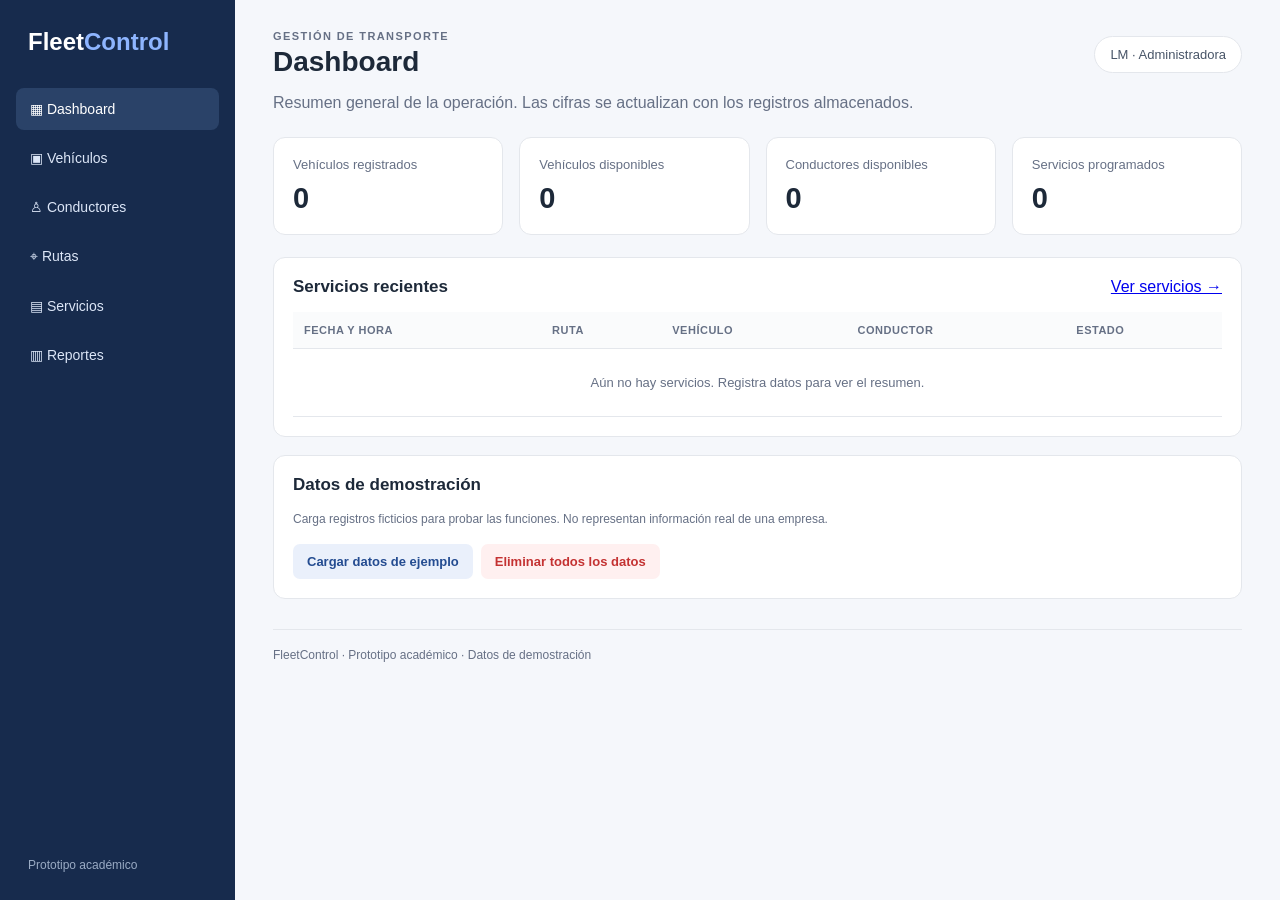
<file: index.html>
<!DOCTYPE html><html lang="es"><head><meta charset="UTF-8"><meta name="viewport" content="width=device-width, initial-scale=1.0"><title>FleetControl | Dashboard</title><link rel="stylesheet" href="css/styles.css"></head><body><div class="layout"><aside class="sidebar"><a class="brand" href="index.html">Fleet<span>Control</span></a><nav><a class="active" href="index.html">▦ Dashboard</a><a href="vehiculos.html">▣ Vehículos</a><a href="conductores.html">♙ Conductores</a><a href="rutas.html">⌖ Rutas</a><a href="servicios.html">▤ Servicios</a><a href="reportes.html">▥ Reportes</a></nav><p class="side-note">Prototipo académico</p></aside><main class="main"><header class="top"><div><p class="eyebrow">GESTIÓN DE TRANSPORTE</p><h1>Dashboard</h1></div><span class="user-chip">LM · Administradora</span></header><section id="page-content"></section><footer>FleetControl · Prototipo académico · Datos de demostración</footer></main></div><script src="js/script.js"></script></body></html>
</file>
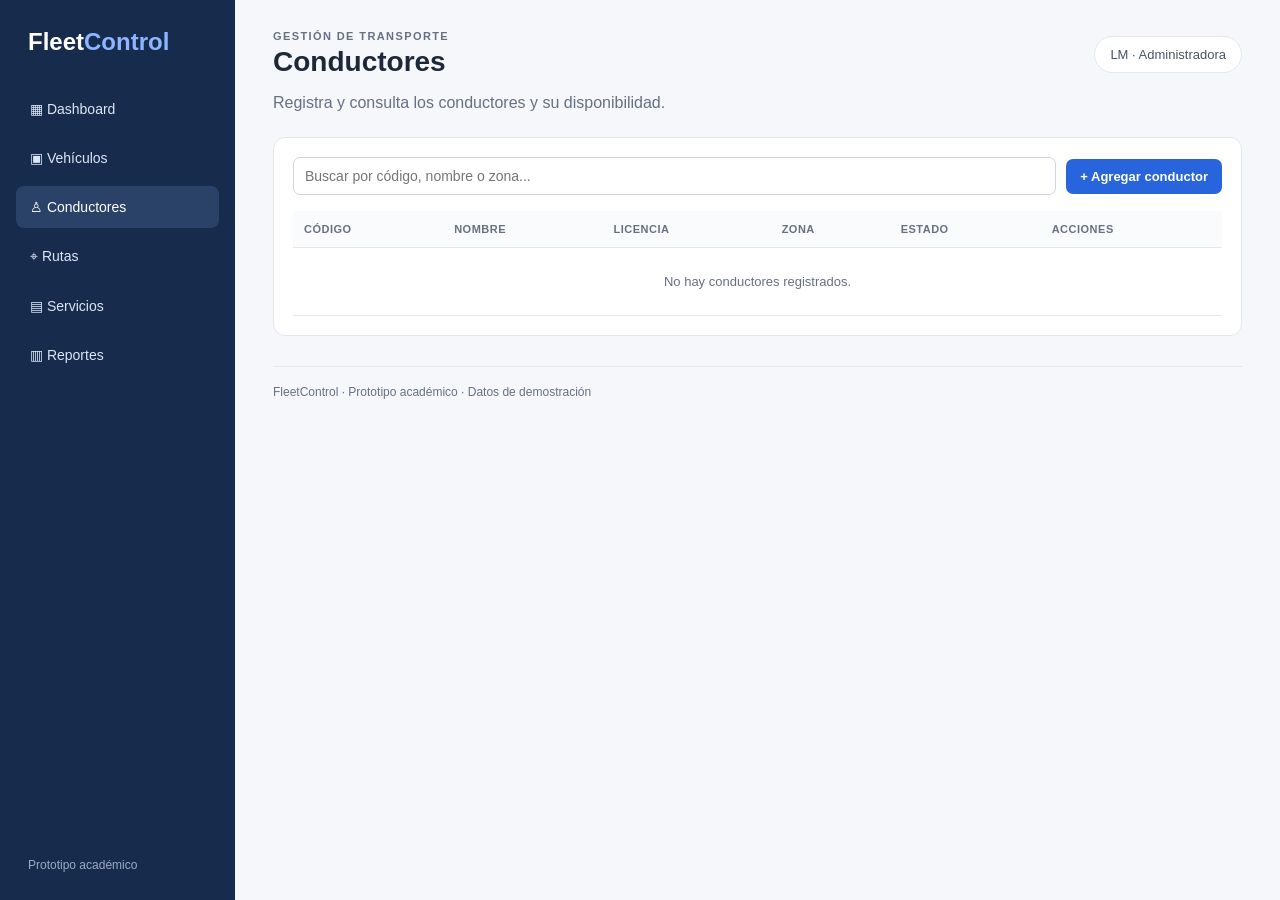
<file: conductores.html>
<!DOCTYPE html><html lang="es"><head><meta charset="UTF-8"><meta name="viewport" content="width=device-width, initial-scale=1.0"><title>FleetControl | Conductores</title><link rel="stylesheet" href="css/styles.css"></head><body><div class="layout"><aside class="sidebar"><a class="brand" href="index.html">Fleet<span>Control</span></a><nav><a class="" href="index.html">▦ Dashboard</a><a class="" href="vehiculos.html">▣ Vehículos</a><a class="active" href="conductores.html">♙ Conductores</a><a class="" href="rutas.html">⌖ Rutas</a><a class="" href="servicios.html">▤ Servicios</a><a class="" href="reportes.html">▥ Reportes</a></nav><p class="side-note">Prototipo académico</p></aside><main class="main"><header class="top"><div><p class="eyebrow">GESTIÓN DE TRANSPORTE</p><h1>Conductores</h1></div><span class="user-chip">LM · Administradora</span></header><section id="page-content" data-page="conductores"></section><footer>FleetControl · Prototipo académico · Datos de demostración</footer></main></div><script src="js/script.js"></script></body></html>
</file>
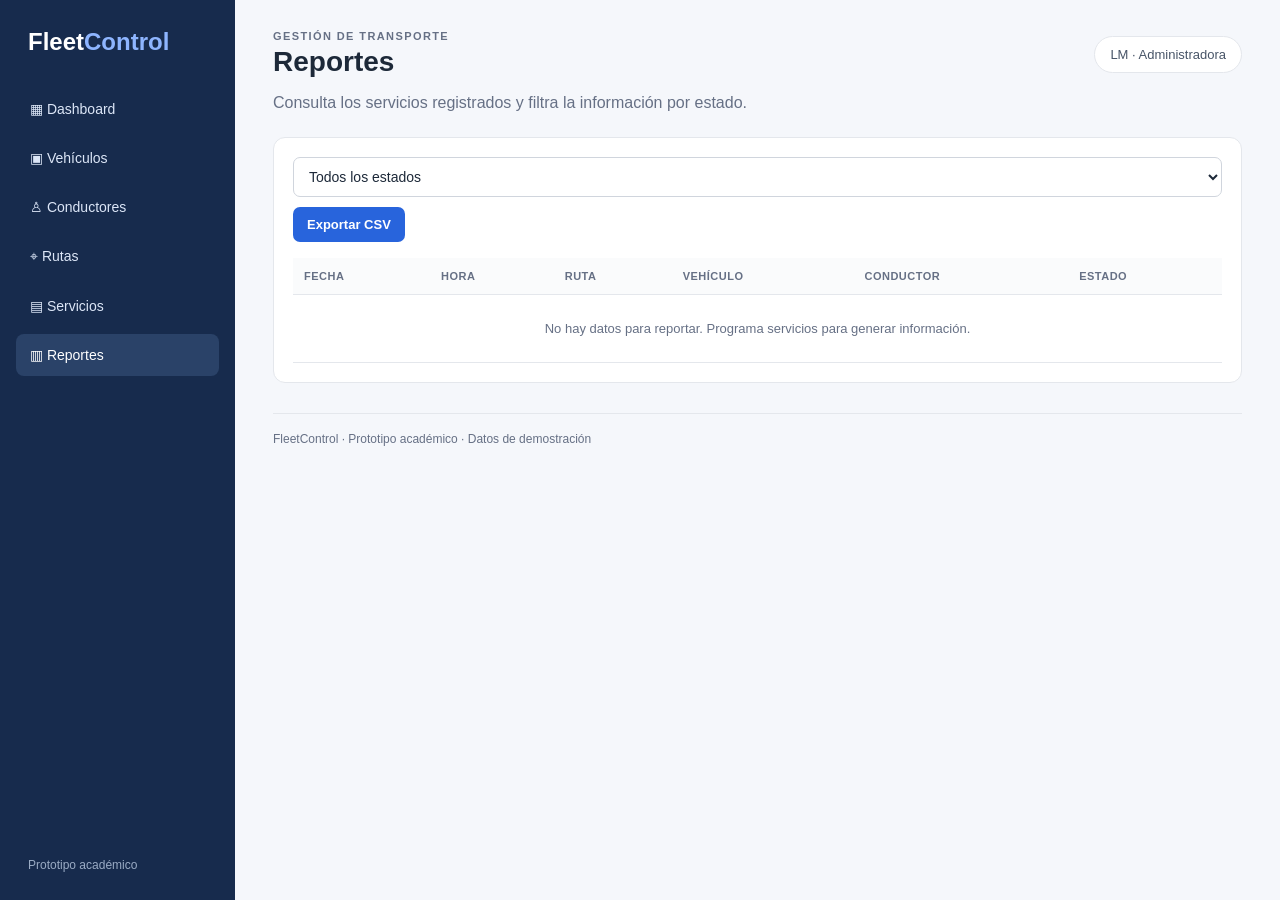
<file: reportes.html>
<!DOCTYPE html><html lang="es"><head><meta charset="UTF-8"><meta name="viewport" content="width=device-width, initial-scale=1.0"><title>FleetControl | Reportes</title><link rel="stylesheet" href="css/styles.css"></head><body><div class="layout"><aside class="sidebar"><a class="brand" href="index.html">Fleet<span>Control</span></a><nav><a class="" href="index.html">▦ Dashboard</a><a class="" href="vehiculos.html">▣ Vehículos</a><a class="" href="conductores.html">♙ Conductores</a><a class="" href="rutas.html">⌖ Rutas</a><a class="" href="servicios.html">▤ Servicios</a><a class="active" href="reportes.html">▥ Reportes</a></nav><p class="side-note">Prototipo académico</p></aside><main class="main"><header class="top"><div><p class="eyebrow">GESTIÓN DE TRANSPORTE</p><h1>Reportes</h1></div><span class="user-chip">LM · Administradora</span></header><section id="page-content" data-page="reportes"></section><footer>FleetControl · Prototipo académico · Datos de demostración</footer></main></div><script src="js/script.js"></script></body></html>
</file>
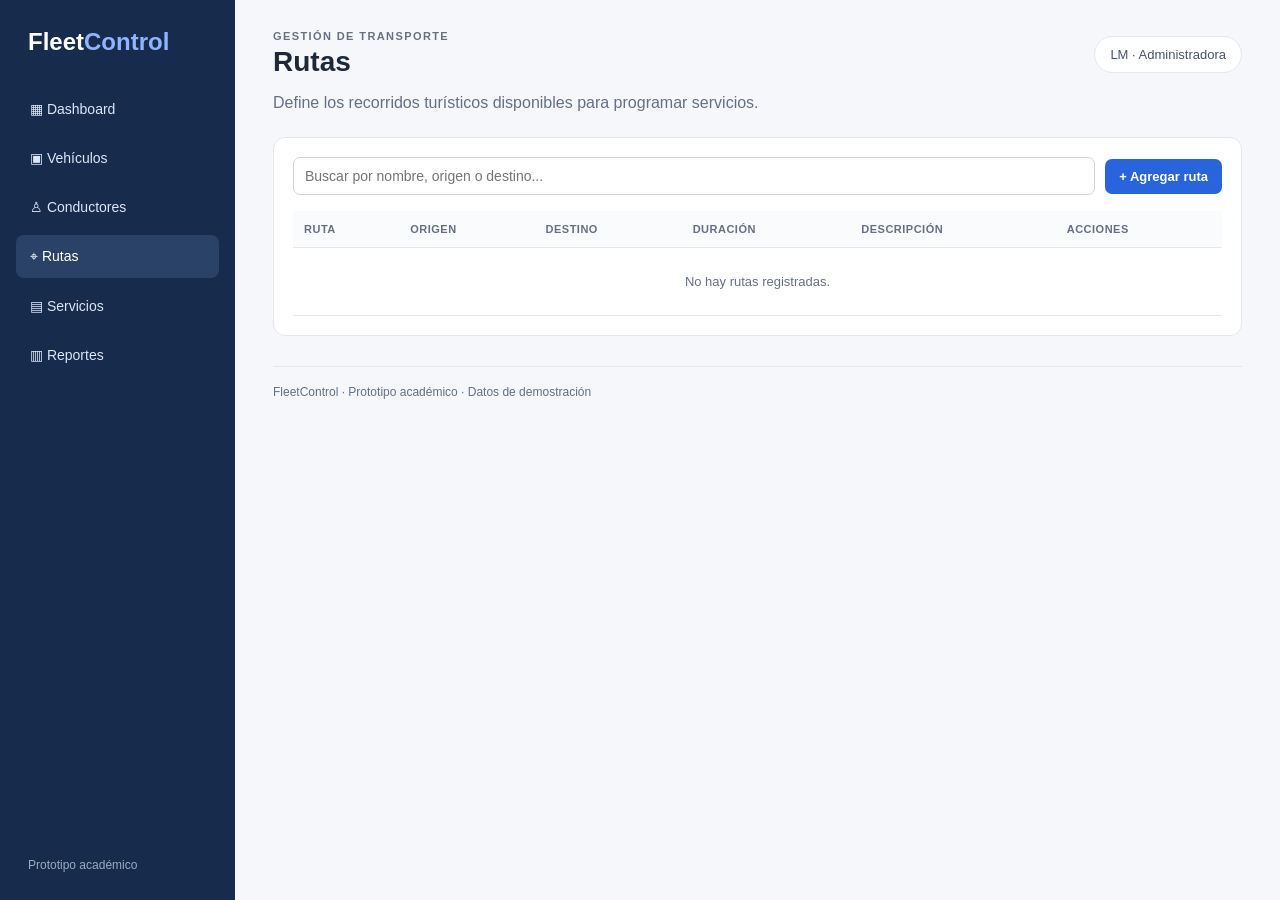
<file: rutas.html>
<!DOCTYPE html><html lang="es"><head><meta charset="UTF-8"><meta name="viewport" content="width=device-width, initial-scale=1.0"><title>FleetControl | Rutas</title><link rel="stylesheet" href="css/styles.css"></head><body><div class="layout"><aside class="sidebar"><a class="brand" href="index.html">Fleet<span>Control</span></a><nav><a class="" href="index.html">▦ Dashboard</a><a class="" href="vehiculos.html">▣ Vehículos</a><a class="" href="conductores.html">♙ Conductores</a><a class="active" href="rutas.html">⌖ Rutas</a><a class="" href="servicios.html">▤ Servicios</a><a class="" href="reportes.html">▥ Reportes</a></nav><p class="side-note">Prototipo académico</p></aside><main class="main"><header class="top"><div><p class="eyebrow">GESTIÓN DE TRANSPORTE</p><h1>Rutas</h1></div><span class="user-chip">LM · Administradora</span></header><section id="page-content" data-page="rutas"></section><footer>FleetControl · Prototipo académico · Datos de demostración</footer></main></div><script src="js/script.js"></script></body></html>
</file>
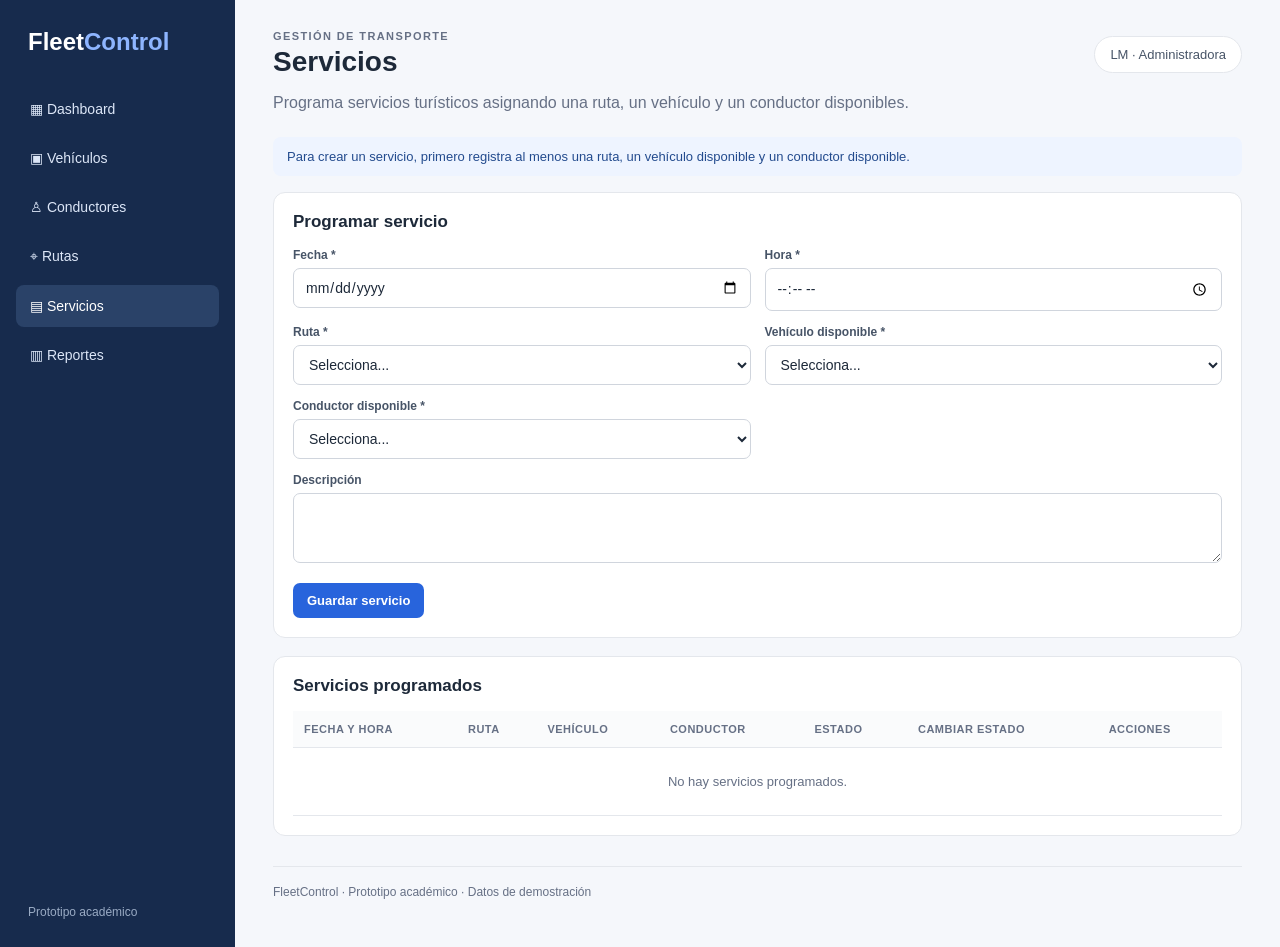
<file: servicios.html>
<!DOCTYPE html><html lang="es"><head><meta charset="UTF-8"><meta name="viewport" content="width=device-width, initial-scale=1.0"><title>FleetControl | Servicios</title><link rel="stylesheet" href="css/styles.css"></head><body><div class="layout"><aside class="sidebar"><a class="brand" href="index.html">Fleet<span>Control</span></a><nav><a class="" href="index.html">▦ Dashboard</a><a class="" href="vehiculos.html">▣ Vehículos</a><a class="" href="conductores.html">♙ Conductores</a><a class="" href="rutas.html">⌖ Rutas</a><a class="active" href="servicios.html">▤ Servicios</a><a class="" href="reportes.html">▥ Reportes</a></nav><p class="side-note">Prototipo académico</p></aside><main class="main"><header class="top"><div><p class="eyebrow">GESTIÓN DE TRANSPORTE</p><h1>Servicios</h1></div><span class="user-chip">LM · Administradora</span></header><section id="page-content" data-page="servicios"></section><footer>FleetControl · Prototipo académico · Datos de demostración</footer></main></div><script src="js/script.js"></script></body></html>
</file>
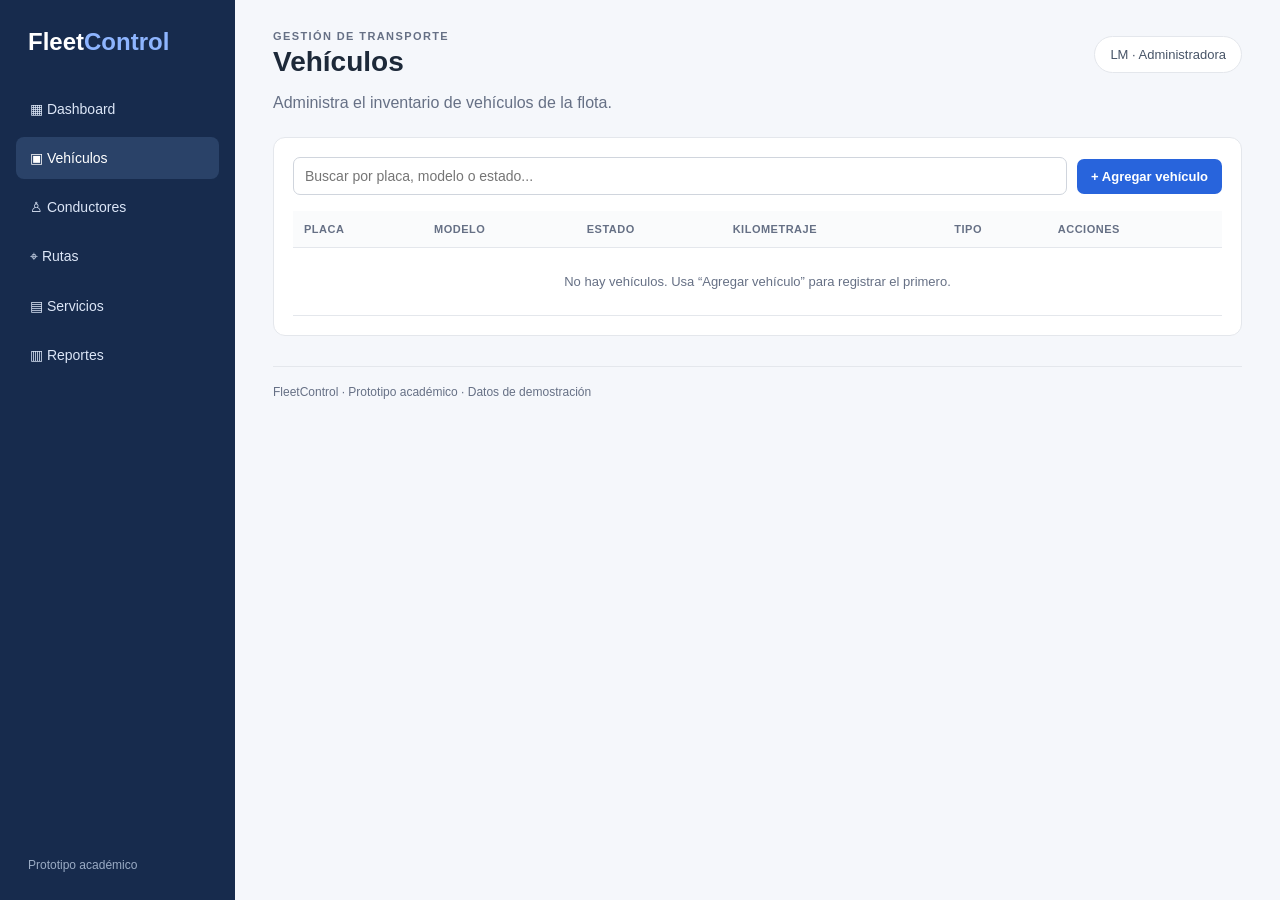
<file: vehiculos.html>
<!DOCTYPE html><html lang="es"><head><meta charset="UTF-8"><meta name="viewport" content="width=device-width, initial-scale=1.0"><title>FleetControl | Vehículos</title><link rel="stylesheet" href="css/styles.css"></head><body><div class="layout"><aside class="sidebar"><a class="brand" href="index.html">Fleet<span>Control</span></a><nav><a class="" href="index.html">▦ Dashboard</a><a class="active" href="vehiculos.html">▣ Vehículos</a><a class="" href="conductores.html">♙ Conductores</a><a class="" href="rutas.html">⌖ Rutas</a><a class="" href="servicios.html">▤ Servicios</a><a class="" href="reportes.html">▥ Reportes</a></nav><p class="side-note">Prototipo académico</p></aside><main class="main"><header class="top"><div><p class="eyebrow">GESTIÓN DE TRANSPORTE</p><h1>Vehículos</h1></div><span class="user-chip">LM · Administradora</span></header><section id="page-content" data-page="vehiculos"></section><footer>FleetControl · Prototipo académico · Datos de demostración</footer></main></div><script src="js/script.js"></script></body></html>
</file>
<file: css/styles.css>
:root{--navy:#172b4d;--blue:#2864dc;--pale:#edf3ff;--ink:#1d2939;--muted:#667085;--line:#e4e7ec;--bg:#f5f7fb;--white:#fff;--green:#16845b;--red:#c43232;--amber:#a15c07}*{box-sizing:border-box}body{margin:0;font-family:Arial,Helvetica,sans-serif;background:var(--bg);color:var(--ink)}.layout{min-height:100vh;display:flex}.sidebar{width:235px;background:var(--navy);color:#fff;padding:28px 16px;display:flex;flex-direction:column;flex-shrink:0}.brand{font-size:24px;font-weight:800;color:white;text-decoration:none;padding:0 12px 32px}.brand span{color:#8eb5ff}.sidebar nav{display:grid;gap:7px}.sidebar nav a{padding:13px 14px;color:#dce6f7;text-decoration:none;border-radius:8px;font-size:14px}.sidebar nav a:hover,.sidebar nav a.active{background:#2a4268;color:white}.side-note{margin:auto 12px 0;color:#9aabc4;font-size:12px}.main{flex:1;padding:30px 38px;min-width:0}.top{display:flex;align-items:center;justify-content:space-between;margin-bottom:28px}.top h1{margin:4px 0 0;font-size:28px}.eyebrow{font-size:11px;letter-spacing:1.4px;color:var(--muted);font-weight:bold;margin:0}.user-chip{background:white;border:1px solid var(--line);border-radius:30px;padding:10px 15px;font-size:13px;color:#475467}.intro{color:var(--muted);margin:-15px 0 22px;line-height:1.5}.stats{display:grid;grid-template-columns:repeat(4,minmax(0,1fr));gap:16px;margin-bottom:22px}.stat,.panel,.form-panel{background:white;border:1px solid var(--line);border-radius:12px;padding:19px}.stat small{display:block;color:var(--muted);font-size:13px}.stat strong{display:block;font-size:29px;margin-top:10px}.panel{margin-bottom:18px}.panel-head{display:flex;align-items:center;justify-content:space-between;gap:12px;margin-bottom:15px}.panel h2,.form-panel h2{font-size:17px;margin:0}.toolbar{display:flex;flex-wrap:wrap;gap:10px;align-items:center;margin-bottom:16px}.search{min-width:220px;flex:1}.field,select,textarea{width:100%;border:1px solid #d0d5dd;border-radius:7px;padding:10px 11px;font:inherit;font-size:14px;background:#fff;color:var(--ink)}.field:focus,select:focus,textarea:focus{outline:2px solid #c8d9ff;border-color:var(--blue)}.btn{border:0;border-radius:7px;padding:10px 14px;font-weight:600;font-size:13px;cursor:pointer;background:var(--blue);color:#fff}.btn:hover{filter:brightness(.95)}.btn.secondary{background:#eaf0fb;color:#244c91}.btn.danger{background:#fff0f0;color:var(--red)}.btn.ghost{background:#f2f4f7;color:#344054}.table-wrap{overflow-x:auto}table{border-collapse:collapse;width:100%;min-width:650px}th,td{text-align:left;padding:12px 11px;border-bottom:1px solid var(--line);font-size:13px}th{color:#667085;font-size:11px;text-transform:uppercase;letter-spacing:.5px;background:#fafbfc}tbody tr:hover{background:#fafcff}.empty{text-align:center;color:var(--muted);padding:26px}.status{display:inline-block;padding:5px 9px;border-radius:20px;font-size:11px;font-weight:bold;background:#eef2f6;color:#475467}.status.Disponible,.status.Activo,.status.Finalizado{background:#e8f7ef;color:var(--green)}.status.Mantenimiento,.status.Programado{background:#fff4e5;color:var(--amber)}.status.En.curso{background:#eaf1ff;color:#2458b8}.status.Fuera.de.servicio,.status.Cancelado,.status.No.disponible{background:#fff0f0;color:var(--red)}.form-panel{margin-bottom:18px}.form-grid{display:grid;grid-template-columns:repeat(2,minmax(0,1fr));gap:14px;margin-top:16px}.form-group label{display:block;font-size:12px;font-weight:700;margin-bottom:6px;color:#475467}.form-group.full{grid-column:1/-1}.form-actions{display:flex;gap:8px;margin-top:16px}.hint{font-size:12px;color:var(--muted);margin:12px 0 0;line-height:1.5}.actions{display:flex;gap:6px}.actions .btn{padding:7px 9px}.notice{padding:12px 14px;border-radius:8px;background:#eef4ff;color:#234b8e;font-size:13px;margin-bottom:16px}.filters{display:flex;gap:10px;flex-wrap:wrap}.filters select{max-width:220px}.two-col{display:grid;grid-template-columns:1fr 1fr;gap:18px}footer{margin-top:30px;padding:18px 0;border-top:1px solid var(--line);font-size:12px;color:var(--muted)}@media(max-width:900px){.stats{grid-template-columns:repeat(2,minmax(0,1fr))}.main{padding:24px}}@media(max-width:650px){.layout{display:block}.sidebar{width:100%;padding:14px}.brand{padding:0 8px 14px}.sidebar nav{display:flex;overflow-x:auto}.sidebar nav a{white-space:nowrap;padding:10px}.side-note{display:none}.main{padding:18px}.top{align-items:flex-start}.top h1{font-size:23px}.user-chip{font-size:11px}.form-grid,.two-col{grid-template-columns:1fr}.form-group.full{grid-column:auto}.stats{gap:9px}.stat{padding:14px}.stat strong{font-size:23px}}
.status-disponible,.status-activo,.status-finalizado{background:#e8f7ef;color:var(--green)}.status-mantenimiento,.status-programado{background:#fff4e5;color:var(--amber)}.status-en-curso{background:#eaf1ff;color:#2458b8}.status-fuera-de-servicio,.status-cancelado,.status-no-disponible{background:#fff0f0;color:var(--red)}
</file>
